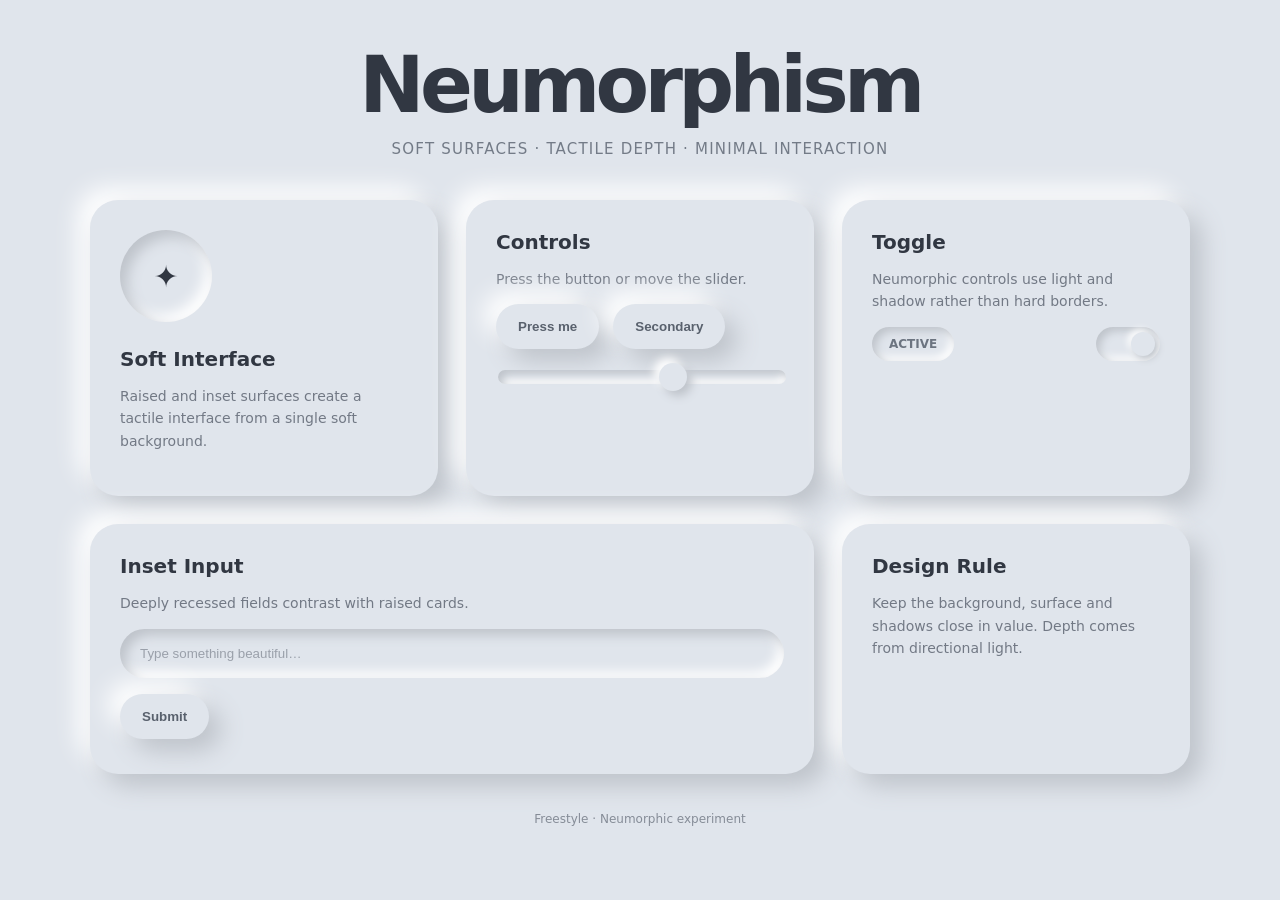
<file: neumorphism.html>
<!doctype html>
<html lang="en">
<head>
<meta charset="utf-8">
<meta name="viewport" content="width=device-width,initial-scale=1">
<title>Neumorphism — Freestyle</title>
<style>
*{box-sizing:border-box}html,body{margin:0;min-height:100%;font-family:Inter,system-ui,-apple-system,BlinkMacSystemFont,"Segoe UI",sans-serif;background:#e0e5ec;color:#313742}body{display:grid;place-items:center;padding:40px}.wrap{width:min(1100px,100%)}
header{text-align:center;margin-bottom:42px}h1{margin:0 0 10px;font-size:clamp(42px,7vw,78px);letter-spacing:-.06em;font-weight:800}header p{margin:0;color:#737b87;font-size:15px;letter-spacing:.08em;text-transform:uppercase}
.grid{display:grid;grid-template-columns:repeat(3,1fr);gap:28px}.card,.panel,.pill,.button,.input{background:#e0e5ec;box-shadow:12px 12px 24px #bec3ca,-12px -12px 24px #fff;border-radius:28px}.card{padding:30px;min-height:250px}.card h2{font-size:20px;margin:0 0 12px}.card p{color:#727985;line-height:1.6;font-size:14px}
.inset{box-shadow:inset 7px 7px 14px #bec3ca,inset -7px -7px 14px #fff}.circle{width:92px;height:92px;border-radius:50%;display:grid;place-items:center;margin-bottom:25px}.circle span{font-size:30px}.buttons{display:flex;gap:14px;flex-wrap:wrap}.button{border:0;padding:15px 22px;color:#59616d;font-weight:700;cursor:pointer;transition:.2s}.button:hover{transform:translateY(-2px)}.button:active{box-shadow:inset 5px 5px 10px #bec3ca,inset -5px -5px 10px #fff;transform:translateY(0)}
.input{width:100%;border:0;outline:0;padding:17px 20px;color:#444b56;box-shadow:inset 6px 6px 12px #bec3ca,inset -6px -6px 12px #fff;margin-bottom:16px}.input::placeholder{color:#9aa0aa}.range{appearance:none;width:100%;height:14px;border-radius:20px;background:#e0e5ec;box-shadow:inset 4px 4px 8px #bec3ca,inset -4px -4px 8px #fff}.range::-webkit-slider-thumb{appearance:none;width:28px;height:28px;border-radius:50%;background:#e0e5ec;box-shadow:5px 5px 10px #bec3ca,-5px -5px 10px #fff;cursor:pointer}.toggle{width:64px;height:34px;border-radius:30px;padding:5px;cursor:pointer;box-shadow:inset 4px 4px 8px #bec3ca,inset -4px -4px 8px #fff}.toggle i{display:block;width:24px;height:24px;border-radius:50%;background:#e0e5ec;box-shadow:3px 3px 7px #bec3ca,-3px -3px 7px #fff;transition:.25s}.toggle.on i{transform:translateX(30px)}
.wide{grid-column:span 2}.status{display:flex;align-items:center;justify-content:space-between;gap:20px}.badge{padding:10px 17px;border-radius:20px;font-size:12px;font-weight:700;box-shadow:inset 4px 4px 8px #bec3ca,inset -4px -4px 8px #fff;color:#6c7480}.footer{text-align:center;margin-top:38px;color:#858c97;font-size:12px}
@media(max-width:800px){.grid{grid-template-columns:1fr}.wide{grid-column:auto}body{padding:25px}.card{min-height:auto}}
</style></head>
<body><main class="wrap">
<header><h1>Neumorphism</h1><p>Soft surfaces · tactile depth · minimal interaction</p></header>
<section class="grid">
<article class="card"><div class="circle inset"><span>✦</span></div><h2>Soft Interface</h2><p>Raised and inset surfaces create a tactile interface from a single soft background.</p></article>
<article class="card"><h2>Controls</h2><p>Press the button or move the slider.</p><div class="buttons"><button class="button">Press me</button><button class="button">Secondary</button></div><br><input class="range" type="range" value="62"></article>
<article class="card"><h2>Toggle</h2><p>Neumorphic controls use light and shadow rather than hard borders.</p><div class="status"><span class="badge">ACTIVE</span><div class="toggle on" role="switch" aria-checked="true"><i></i></div></div></article>
<article class="card wide"><h2>Inset Input</h2><p>Deeply recessed fields contrast with raised cards.</p><input class="input" placeholder="Type something beautiful…"><div class="buttons"><button class="button">Submit</button></div></article>
<article class="card"><h2>Design Rule</h2><p>Keep the background, surface and shadows close in value. Depth comes from directional light.</p></article>
</section><div class="footer">Freestyle · Neumorphic experiment</div>
</main>
<script>document.querySelector('.toggle').addEventListener('click',e=>{const t=e.currentTarget;t.classList.toggle('on');t.setAttribute('aria-checked',t.classList.contains('on'))})</script>
</body></html>
</file>
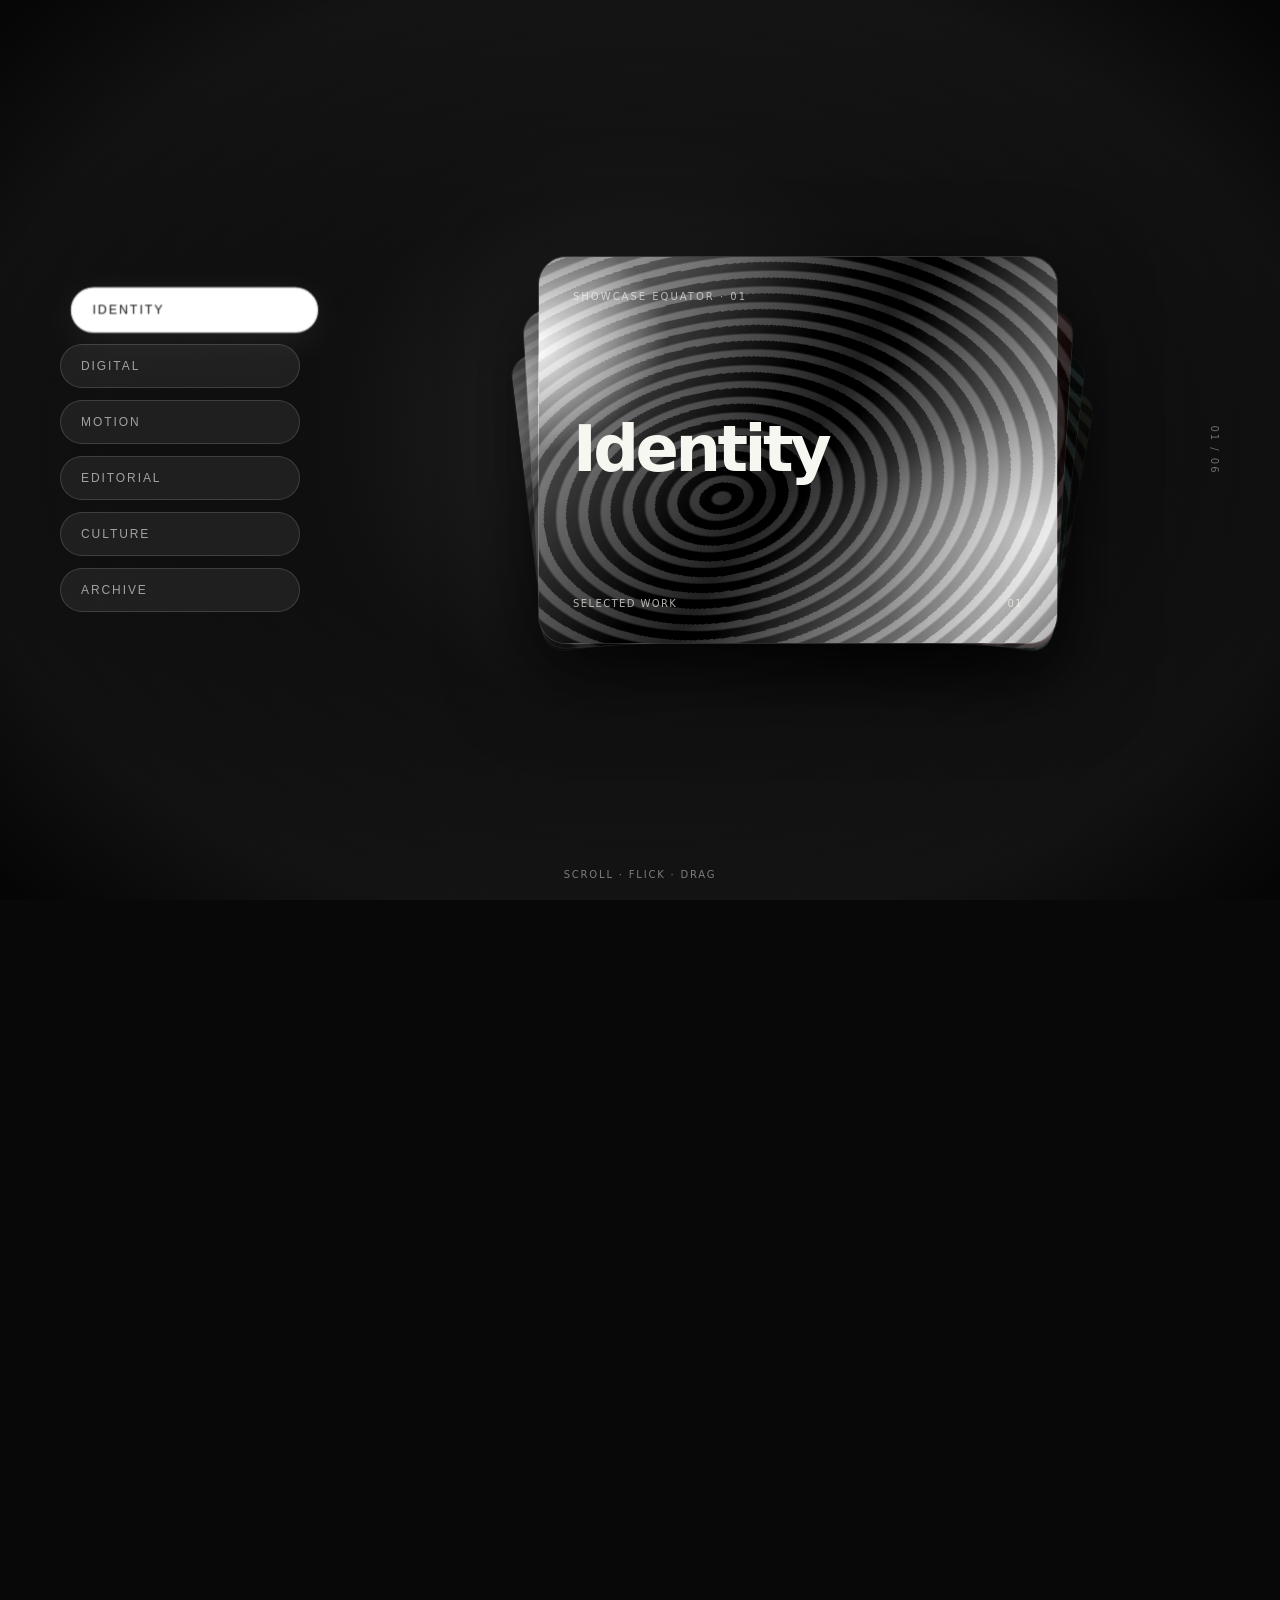
<file: showcase-equator.html>
<!doctype html>
<html lang="en">
<head>
<meta charset="utf-8">
<meta name="viewport" content="width=device-width,initial-scale=1">
<title>Showcase Equator</title>
<style>
*{box-sizing:border-box}html,body{margin:0;background:#080808;color:#f7f7f2;font-family:Inter,ui-sans-serif,system-ui,-apple-system,BlinkMacSystemFont,"Segoe UI",sans-serif}body{min-height:100%;overflow-x:hidden}.page{height:520vh}.stage{position:fixed;inset:0;display:grid;place-items:center;overflow:hidden;background:radial-gradient(circle at 50% 48%,#252525 0,#101010 38%,#050505 100%)}.stage:before{content:"";position:absolute;inset:-20%;background:radial-gradient(ellipse at center,transparent 28%,rgba(255,255,255,.035) 54%,transparent 70%);pointer-events:none}.equator{position:relative;width:min(1160px,92vw);height:min(720px,78vh);display:grid;grid-template-columns:240px 1fr;gap:clamp(28px,6vw,90px);align-items:center}.pills{display:flex;flex-direction:column;gap:12px;z-index:10}.pill{appearance:none;border:1px solid rgba(255,255,255,.14);background:rgba(255,255,255,.07);backdrop-filter:blur(18px);-webkit-backdrop-filter:blur(18px);color:rgba(255,255,255,.58);border-radius:999px;padding:14px 20px;text-align:left;font-size:12px;letter-spacing:.16em;text-transform:uppercase;cursor:pointer;transition:.45s cubic-bezier(.2,.8,.2,1);transform-origin:right center}.pill:hover{color:#fff;background:rgba(255,255,255,.12)}.pill.active{background:#fff;color:#111;border-color:#fff;transform:translateX(18px) scale(1.03);box-shadow:0 10px 40px rgba(255,255,255,.08)}.deck{height:100%;min-height:540px;position:relative;display:grid;place-items:center;perspective:1200px;touch-action:none;cursor:grab}.deck.dragging{cursor:grabbing}.card{position:absolute;width:min(520px,68vw);aspect-ratio:1.34/1;border-radius:28px;overflow:hidden;will-change:transform,opacity;box-shadow:0 30px 90px rgba(0,0,0,.55);border:1px solid rgba(255,255,255,.14);user-select:none}.card:after{content:"";position:absolute;inset:0;background:linear-gradient(135deg,rgba(255,255,255,.2),transparent 30%,transparent 70%,rgba(0,0,0,.32));mix-blend-mode:screen;opacity:.45}.marble{position:absolute;inset:-15%;background:radial-gradient(ellipse at 20% 25%,rgba(255,255,255,.8),transparent 16%),radial-gradient(ellipse at 75% 70%,rgba(255,255,255,.34),transparent 20%),repeating-radial-gradient(ellipse at 40% 55%,rgba(255,255,255,.15) 0 7px,rgba(0,0,0,.16) 9px 18px),linear-gradient(135deg,#252525,#777,#161616,#b1b1b1,#292929);filter:contrast(1.35) saturate(.7);transform:rotate(-12deg) scale(1.25)}.card:nth-child(2) .marble{filter:hue-rotate(170deg) contrast(1.25) saturate(.75);background:repeating-radial-gradient(ellipse at 55% 45%,rgba(255,255,255,.18) 0 8px,rgba(0,0,0,.2) 10px 19px),linear-gradient(135deg,#162d34,#6e9aa0,#102126,#a9d4d2)}.card:nth-child(3) .marble{filter:hue-rotate(250deg) contrast(1.3) saturate(.75);background:repeating-radial-gradient(ellipse at 45% 60%,rgba(255,255,255,.2) 0 6px,rgba(0,0,0,.18) 8px 17px),linear-gradient(135deg,#34213d,#9979a9,#211126,#d1b6d4)}.card:nth-child(4) .marble{filter:hue-rotate(25deg) contrast(1.25) saturate(.8);background:repeating-radial-gradient(ellipse at 55% 50%,rgba(255,255,255,.2) 0 9px,rgba(0,0,0,.16) 11px 20px),linear-gradient(135deg,#3d2a16,#a88c61,#19130d,#d5c6a5)}.cardContent{position:absolute;inset:0;padding:34px;display:flex;flex-direction:column;justify-content:space-between;z-index:2}.eyebrow{font-size:10px;letter-spacing:.2em;text-transform:uppercase;opacity:.65}.title{font-size:clamp(36px,5vw,76px);font-weight:600;letter-spacing:-.055em;line-height:.9;max-width:80%}.meta{display:flex;justify-content:space-between;font-size:10px;letter-spacing:.14em;text-transform:uppercase;opacity:.7}.counter{position:absolute;right:0;top:50%;transform:translateY(-50%);font-size:10px;letter-spacing:.2em;opacity:.4;writing-mode:vertical-rl}.hint{position:fixed;left:50%;bottom:20px;transform:translateX(-50%);font-size:10px;letter-spacing:.18em;text-transform:uppercase;color:rgba(255,255,255,.45);pointer-events:none}@media(max-width:760px){.equator{grid-template-columns:1fr;gap:22px;height:90vh}.pills{position:absolute;left:0;right:0;bottom:0;flex-direction:row;overflow:auto;padding:8px 4px;z-index:20}.pill{white-space:nowrap;padding:11px 15px}.pill.active{transform:translateY(-5px)}.deck{min-height:0;height:70vh}.card{width:78vw}.counter{display:none}}
</style>
</head>
<body>
<div class="page"></div>
<main class="stage" id="stage">
  <section class="equator" aria-label="Showcase Equator">
    <nav class="pills" id="pills"></nav>
    <div class="deck" id="deck" aria-label="Showcase cards"></div>
    <div class="counter" id="counter">01 / 06</div>
  </section>
</main>
<div class="hint">scroll · flick · drag</div>
<script>
const items=[
  {name:'Identity',label:'01',tone:'identity'},
  {name:'Digital',label:'02',tone:'digital'},
  {name:'Motion',label:'03',tone:'motion'},
  {name:'Editorial',label:'04',tone:'editorial'},
  {name:'Culture',label:'05',tone:'culture'},
  {name:'Archive',label:'06',tone:'archive'}
];
const pills=document.getElementById('pills'),deck=document.getElementById('deck'),counter=document.getElementById('counter');
const cards=[];let active=0,target=0,scrollProgress=0,dragging=false,startX=0,lastX=0,velocity=0,lastScroll=scrollY;
items.forEach((item,i)=>{
  const p=document.createElement('button');p.className='pill';p.textContent=item.name;p.dataset.index=i;p.onclick=()=>{target=i;sync(true)};pills.appendChild(p);
  const c=document.createElement('article');c.className='card';c.innerHTML=`<div class="marble"></div><div class="cardContent"><div class="eyebrow">Showcase Equator · ${item.label}</div><div class="title">${item.name}</div><div class="meta"><span>Selected work</span><span>${item.label}</span></div></div>`;deck.appendChild(c);cards.push(c)
});
function mod(n,m){return ((n%m)+m)%m}
function sync(force=false){active=Math.round(target);items.forEach((_,i)=>pills.children[i].classList.toggle('active',i===active));counter.textContent=`${String(active+1).padStart(2,'0')} / ${String(items.length).padStart(2,'0')}`;if(force)window.scrollTo({top:(active/(items.length-1))* (document.documentElement.scrollHeight-innerHeight),behavior:'smooth'})}
function layout(){cards.forEach((c,i)=>{let d=i-target;while(d>items.length/2)d-=items.length;while(d<-items.length/2)d+=items.length;const ad=Math.abs(d);const x=d*42;const y=ad*18;const z=-ad*95;const rot=d*3.5;const scale=Math.max(.78,1-ad*.055);c.style.transform=`translate3d(${x}px,${y}px,${z}px) rotateZ(${rot}deg) scale(${scale})`;c.style.opacity=ad>3?.08:Math.max(.12,1-ad*.22);c.style.zIndex=100-Math.round(ad*10)})}
function fromScroll(){const max=document.documentElement.scrollHeight-innerHeight;scrollProgress=max>0?scrollY/max:0;target=scrollProgress*(items.length-1);sync();}
window.addEventListener('scroll',fromScroll,{passive:true});window.addEventListener('resize',layout);
deck.addEventListener('pointerdown',e=>{dragging=true;startX=lastX=e.clientX;velocity=0;deck.classList.add('dragging');deck.setPointerCapture(e.pointerId)});
deck.addEventListener('pointermove',e=>{if(!dragging)return;const dx=e.clientX-lastX;lastX=e.clientX;velocity=dx;target-=dx/120;target=Math.max(0,Math.min(items.length-1,target));layout()});
deck.addEventListener('pointerup',()=>{if(!dragging)return;dragging=false;deck.classList.remove('dragging');target=Math.round(target-(velocity>0?.12:velocity<0?-.12:0));target=Math.max(0,Math.min(items.length-1,target));sync(true)});
deck.addEventListener('pointercancel',()=>{dragging=false;deck.classList.remove('dragging')});
let wheelLock=false;window.addEventListener('wheel',e=>{if(Math.abs(e.deltaY)<2||wheelLock)return;wheelLock=true;target=Math.max(0,Math.min(items.length-1,target+(e.deltaY>0?1:-1)));sync(true);setTimeout(()=>wheelLock=false,420)},{passive:true});
function tick(){if(!dragging){const max=document.documentElement.scrollHeight-innerHeight;const desired=max>0?scrollY/max*(items.length-1):0;target+=(desired-target)*.08}layout();requestAnimationFrame(tick)}
sync(true);layout();tick();
</script>
</body>
</html>
</file>
